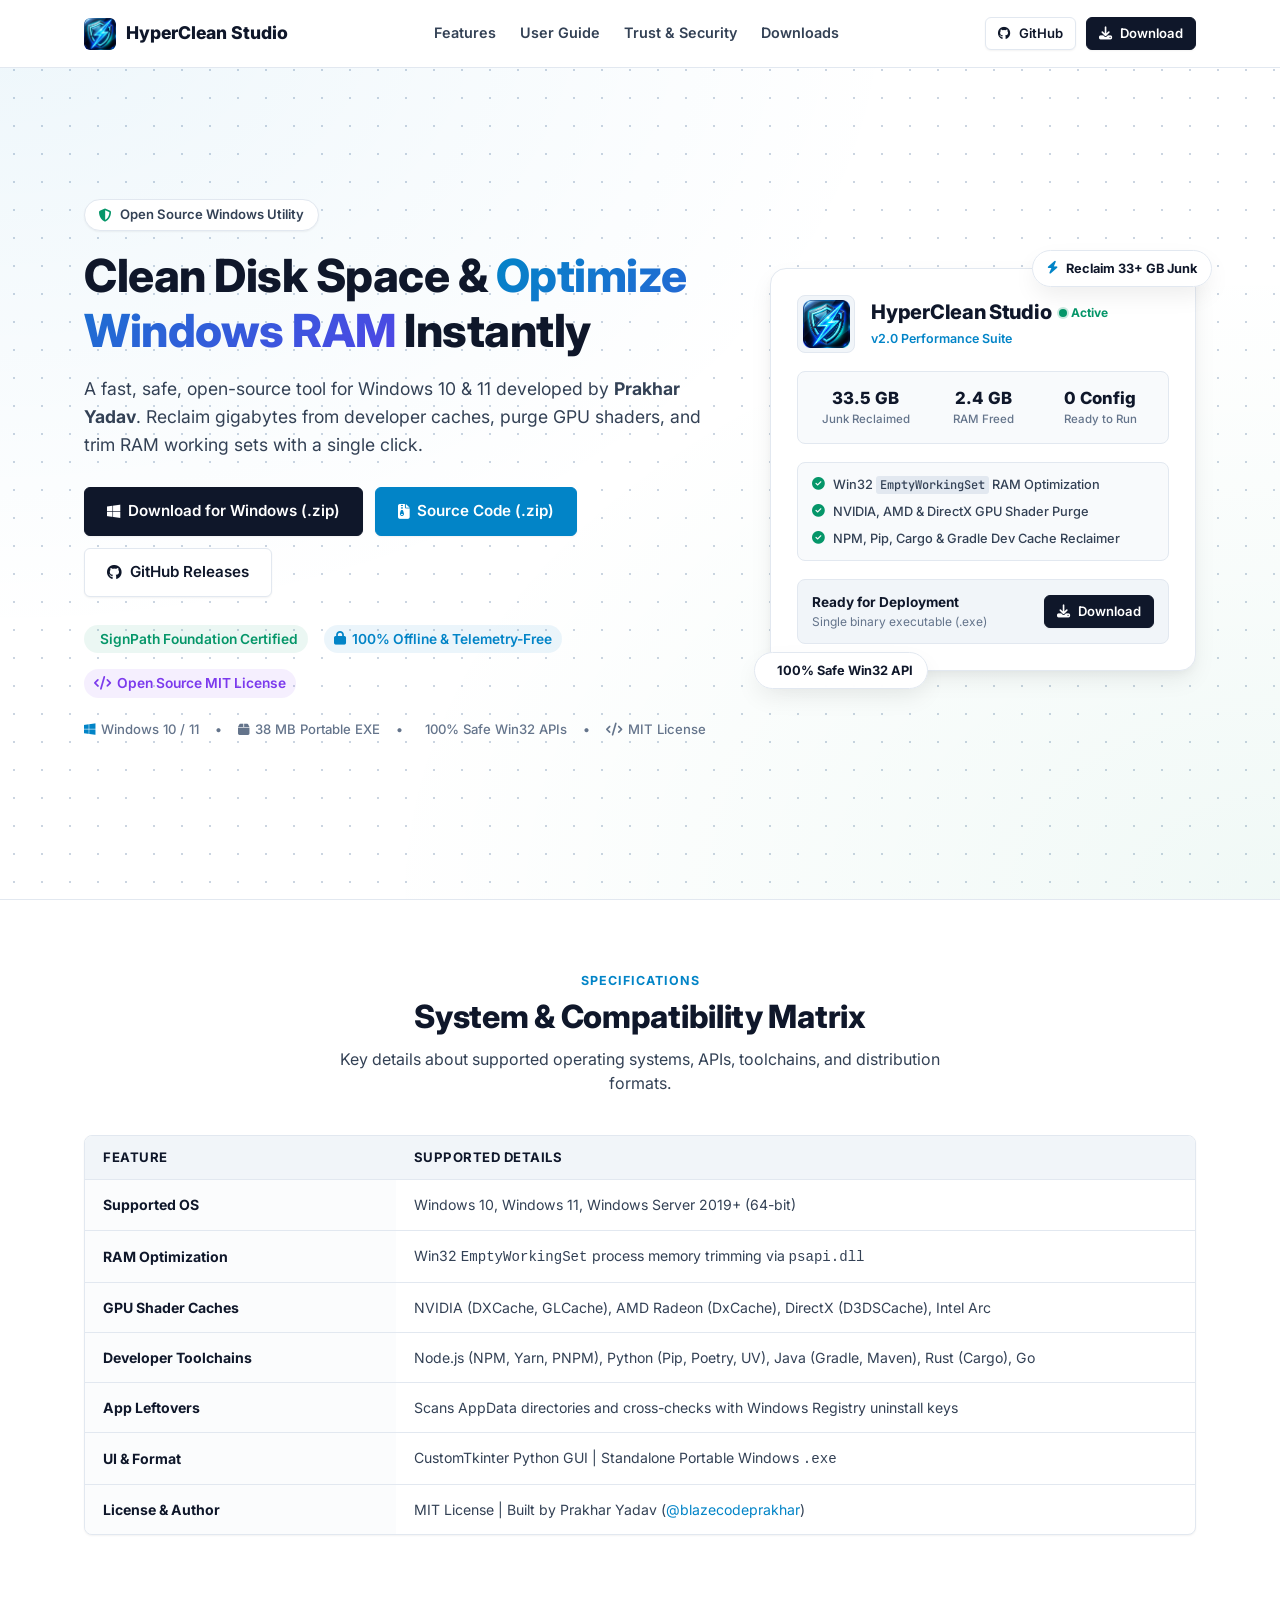
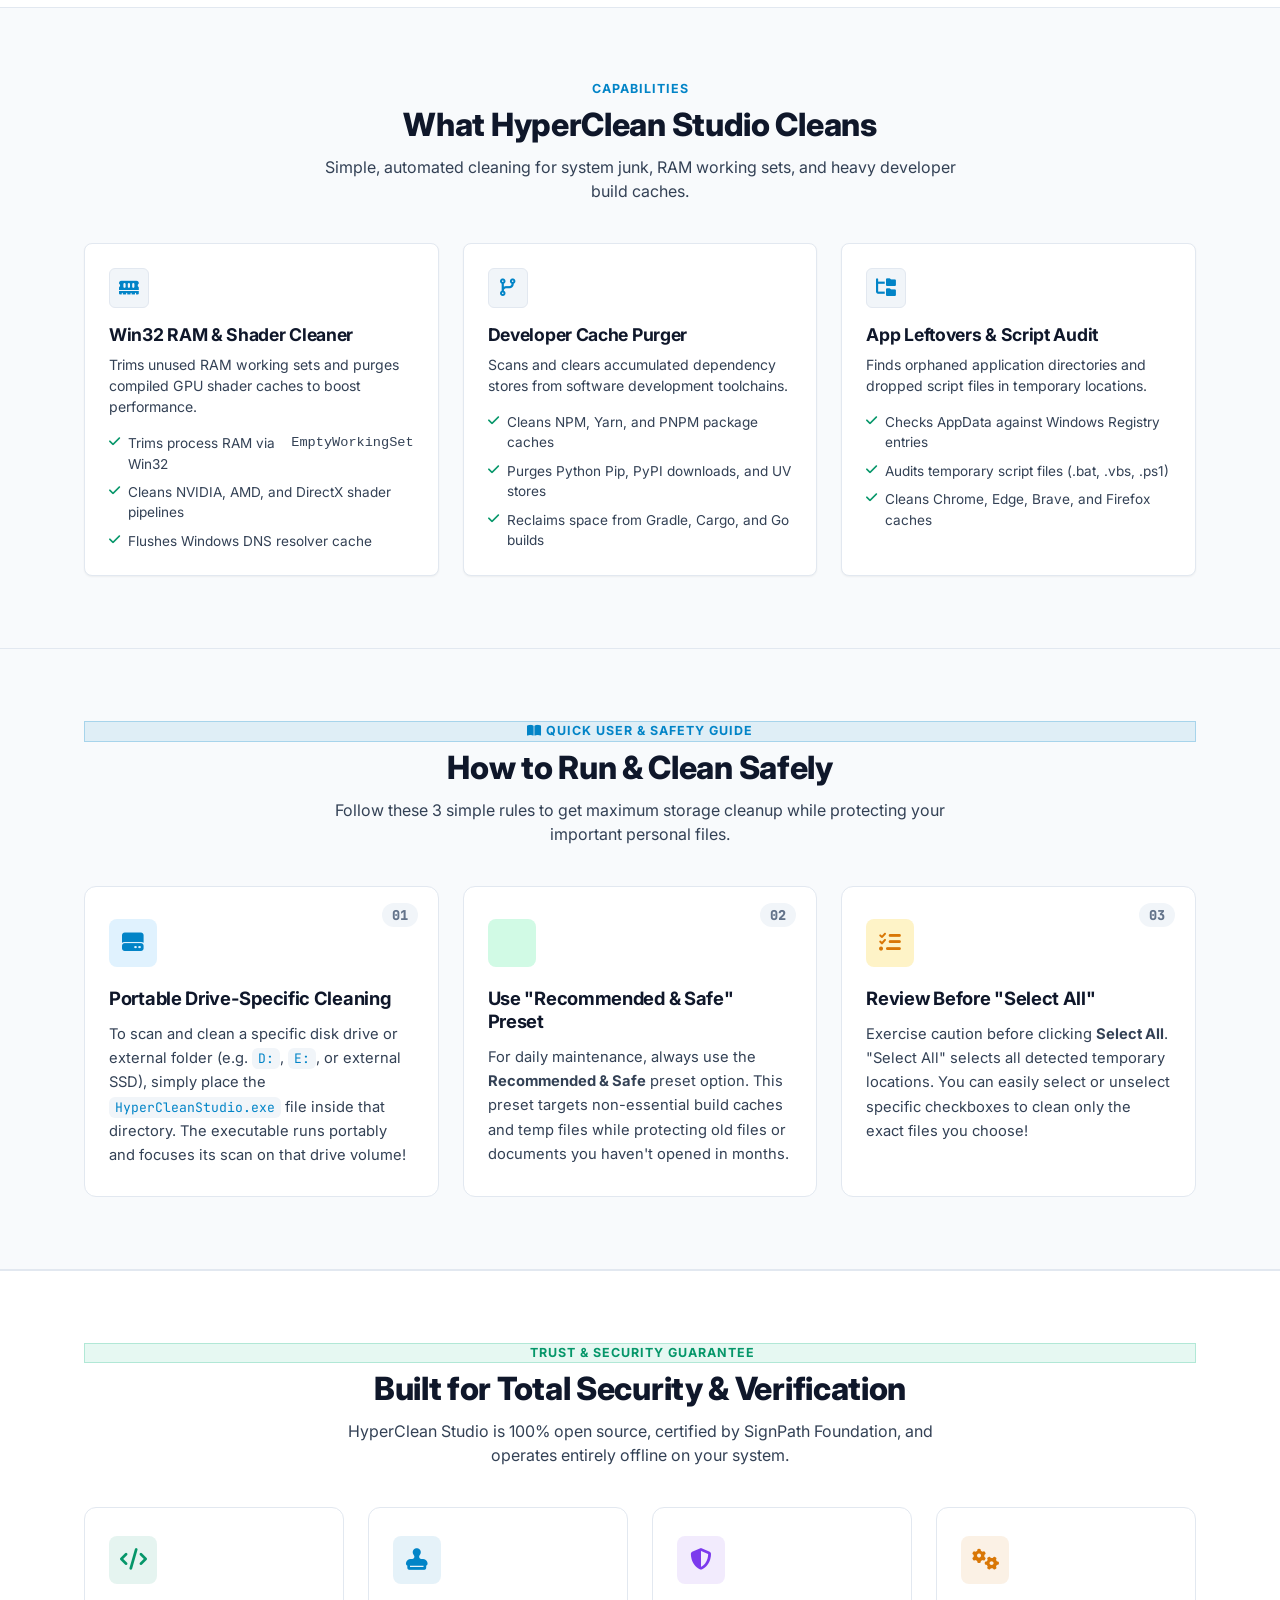
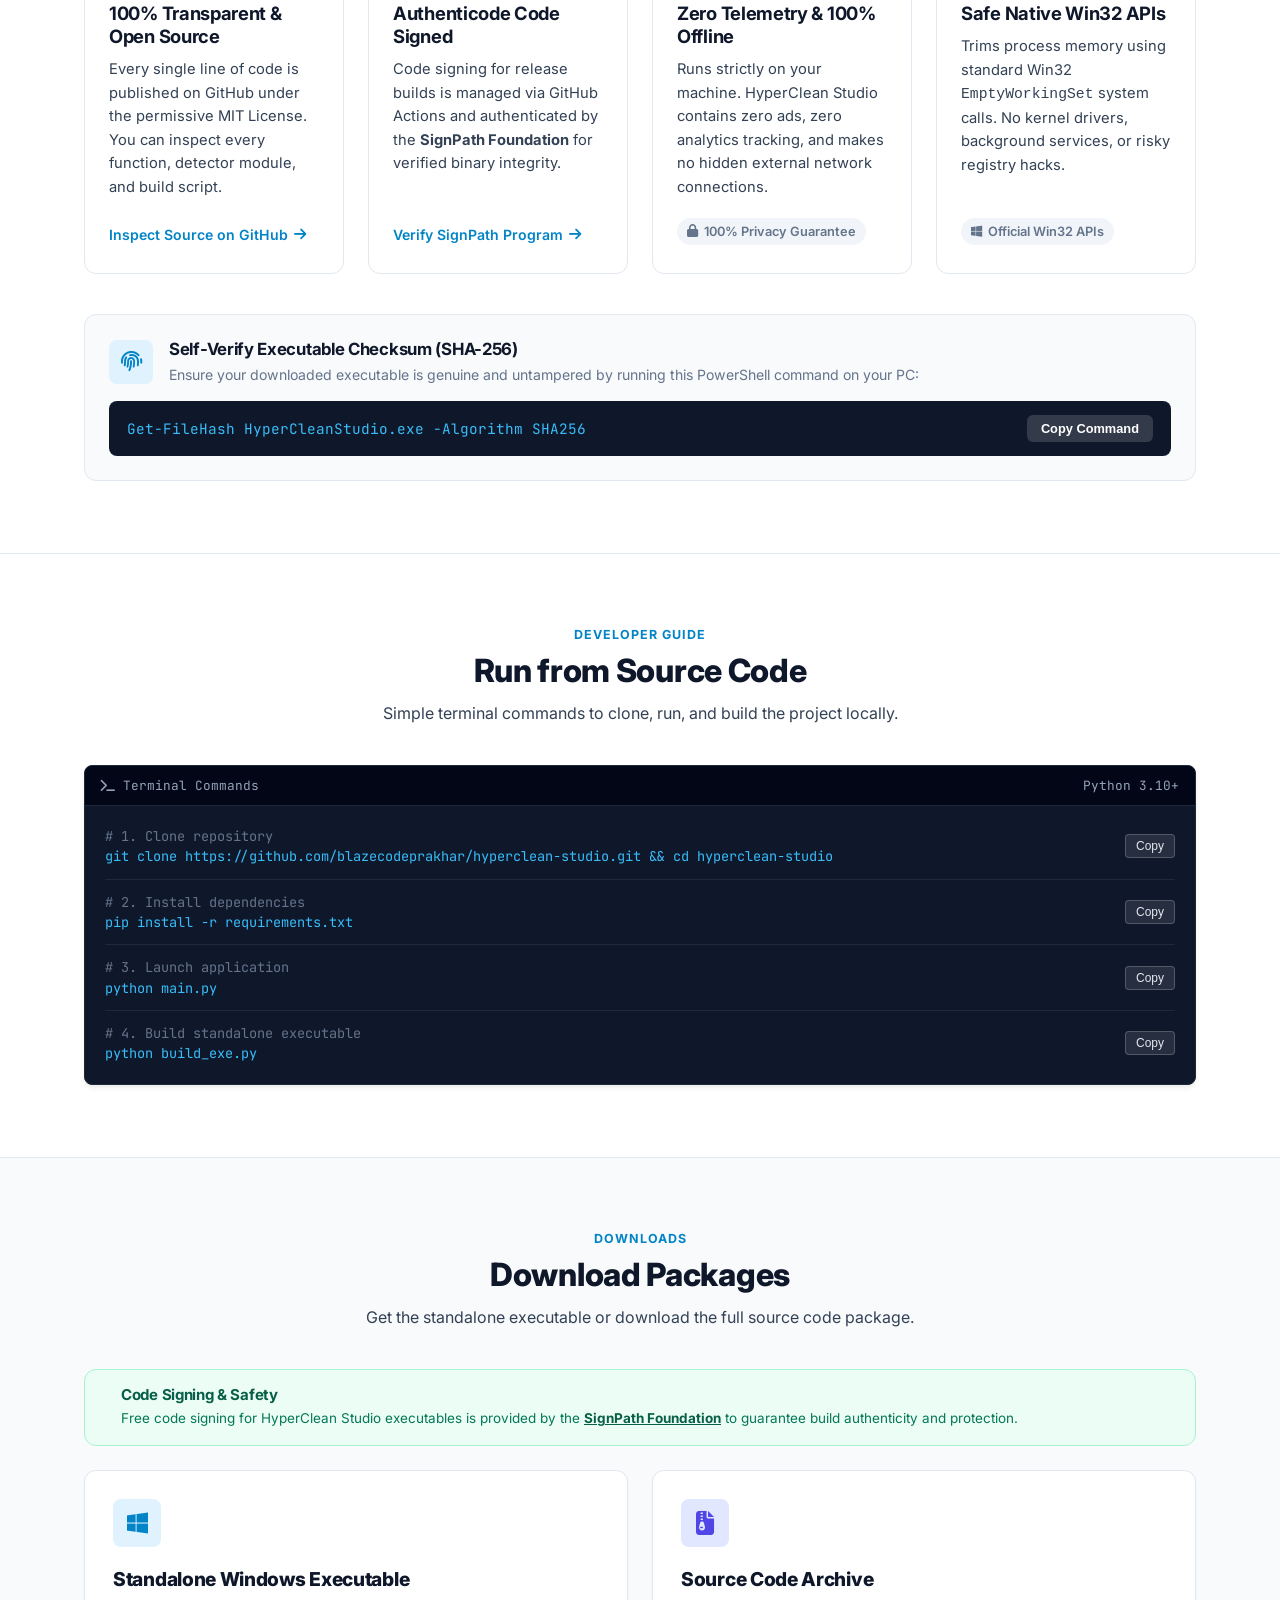
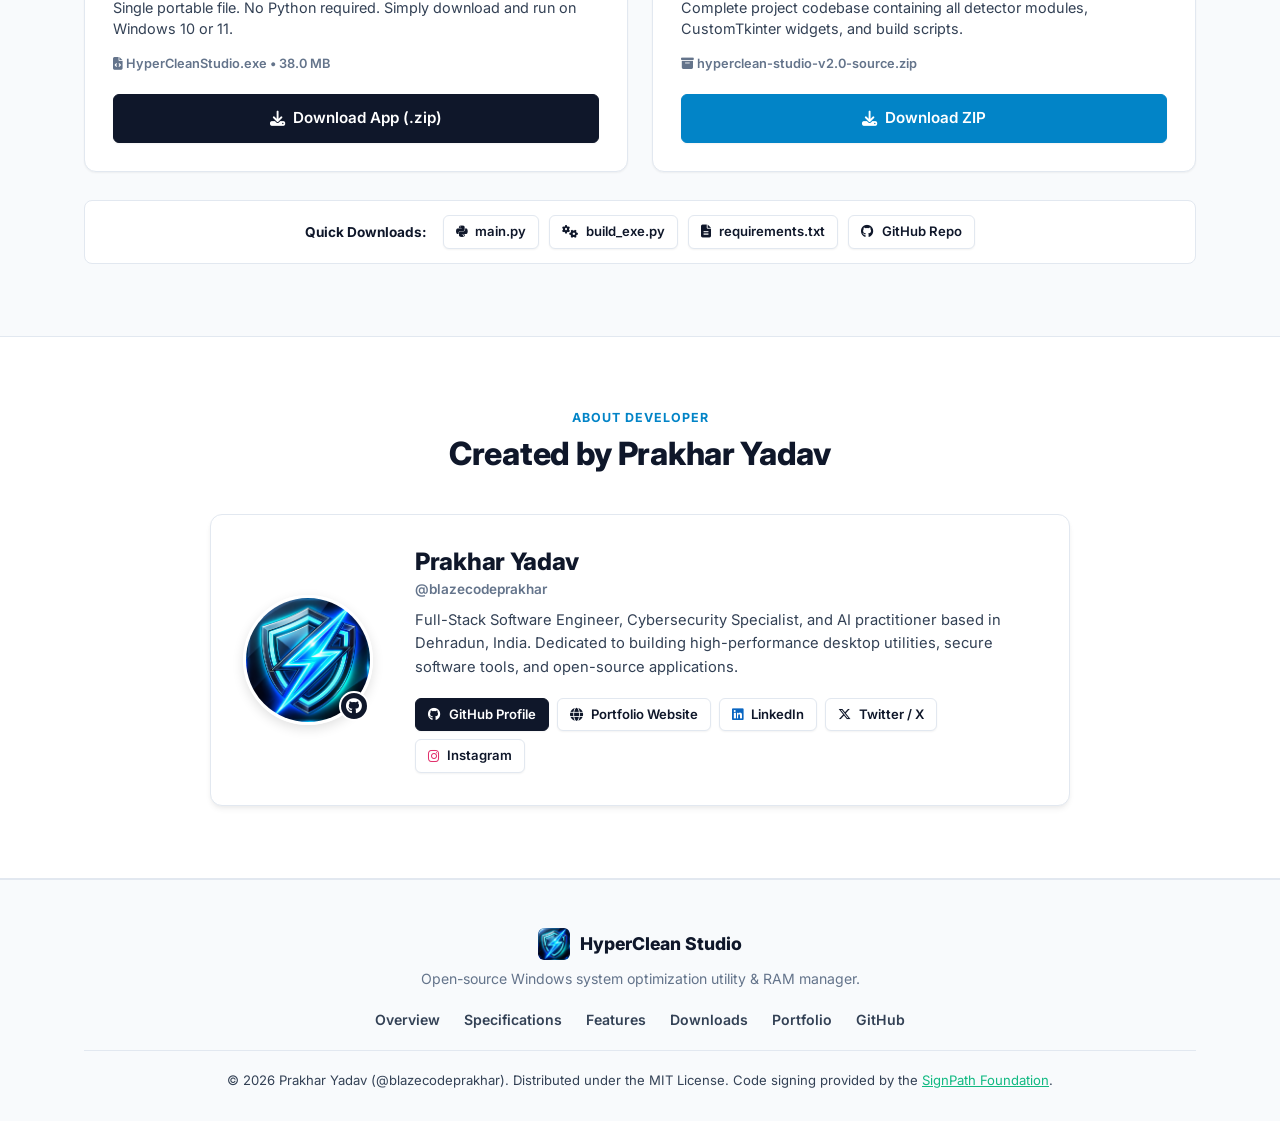
<file: index.html>
<!DOCTYPE html>
<html lang="en">
<head>
  <meta charset="UTF-8">
  <meta name="viewport" content="width=device-width, initial-scale=1.0">
  
  <!-- Primary SEO Tags -->
  <title>HyperClean Studio | Free Developer Cache Cleaner & Windows RAM Optimizer</title>
  <meta name="title" content="HyperClean Studio | Free Developer Cache Cleaner & Windows RAM Optimizer">
  <meta name="description" content="Clean NPM cache, Python Pip, Gradle, Cargo, Go, and VS Code workspace storage on Windows. HyperClean Studio is a free open-source developer cache cleaner and Win32 RAM optimizer by Prakhar Yadav (@blazecodeprakhar).">
  <meta name="keywords" content="clean npm cache, developer cache cleaner, clear pip cache, clear gradle build cache, cargo cache clean, go build cache clean, vs code workspaceStorage clean, windows dev disk cleaner, open source developer cleaner, pnpm store prune, yarn cache clean, GPU shader cache purge, win32 emptyworkingset, hyperclean studio, prakhar yadav, blazecodeprakhar">
  <meta name="author" content="Prakhar Yadav (blazecodeprakhar)">
  <meta name="robots" content="index, follow, max-image-preview:large, max-snippet:-1, max-video-preview:-1">
  <link rel="canonical" href="https://blazecodeprakhar.github.io/hyperclean-studio/">

  <!-- Open Graph / Social Sharing -->
  <meta property="og:type" content="website">
  <meta property="og:url" content="https://blazecodeprakhar.github.io/hyperclean-studio/">
  <meta property="og:title" content="HyperClean Studio | Free Developer Cache Cleaner & Windows RAM Optimizer">
  <meta property="og:description" content="Reclaim 30+ GB from NPM, Pip, Gradle, Cargo, Go, and VS Code caches. Free open-source developer cache cleaner and Win32 RAM manager by Prakhar Yadav.">
  <meta property="og:image" content="app_icon.png">
  <meta property="og:site_name" content="HyperClean Studio">

  <!-- Twitter / X Meta Tags -->
  <meta name="twitter:card" content="summary_large_image">
  <meta name="twitter:url" content="https://blazecodeprakhar.github.io/hyperclean-studio/">
  <meta name="twitter:title" content="HyperClean Studio | Free Developer Cache Cleaner & Windows RAM Optimizer">
  <meta name="twitter:description" content="Clean NPM cache, Pip, Gradle, Cargo, and Go build caches instantly on Windows. Free open-source developer tool.">
  <meta name="twitter:image" content="app_icon.png">
  <meta name="twitter:creator" content="@iitzprakhar">

  <!-- Favicon -->
  <link rel="icon" type="image/png" href="app_icon.png">
  <link rel="apple-touch-icon" href="app_icon.png">
  
  <!-- Typography & Icons -->
  <link rel="stylesheet" href="styles.css">
  <link rel="stylesheet" href="https://cdnjs.cloudflare.com/ajax/libs/font-awesome/6.4.0/css/all.min.css">

  <!-- Schema.org JSON-LD Structured Data for Google Rich Snippets -->
  <script type="application/ld+json">
  {
    "@context": "https://schema.org",
    "@graph": [
      {
        "@type": "SoftwareApplication",
        "name": "HyperClean Studio",
        "operatingSystem": "Windows 10, Windows 11, Windows Server",
        "applicationCategory": "UtilitiesApplication",
        "softwareVersion": "2.0",
        "description": "HyperClean Studio is an open-source Windows developer cache cleaner and RAM manager created by Prakhar Yadav (blazecodeprakhar). Reclaim disk space from NPM, Pip, Gradle, Cargo, Go, VS Code workspace storage, and GPU shader caches.",
        "offers": {
          "@type": "Offer",
          "price": "0.00",
          "priceCurrency": "USD"
        },
        "author": {
          "@type": "Person",
          "name": "Prakhar Yadav",
          "alternateName": "blazecodeprakhar",
          "url": "https://blazecodeprakhar.netlify.app",
          "sameAs": [
            "https://github.com/blazecodeprakhar",
            "https://www.linkedin.com/in/prakhar-yadav096/",
            "https://x.com/iitzprakhar"
          ]
        },
        "downloadUrl": "https://github.com/blazecodeprakhar/hyperclean-studio",
        "license": "https://opensource.org/licenses/MIT"
      },
      {
        "@type": "FAQPage",
        "mainEntity": [
          {
            "@type": "Question",
            "name": "How do I clean NPM, Yarn, and PNPM package caches on Windows?",
            "acceptedAnswer": {
              "@type": "Answer",
              "text": "HyperClean Studio automatically scans %AppData%\\npm-cache, %LocalAppData%\\Yarn\\Cache, and %LocalAppData%\\pnpm\\store, allowing you to reclaim gigabytes of orphaned JavaScript package tarballs with one click."
            }
          },
          {
            "@type": "Question",
            "name": "How do I clear Python Pip, Poetry, and UV caches on Windows?",
            "acceptedAnswer": {
              "@type": "Answer",
              "text": "HyperClean Studio targets %LocalAppData%\\pip\\Cache, PyPI HTTP downloads, Poetry cache, and UV package stores to clean accumulated wheel files and binary distributions."
            }
          },
          {
            "@type": "Question",
            "name": "How do I free up disk space from VS Code workspaceStorage?",
            "acceptedAnswer": {
              "@type": "Answer",
              "text": "VS Code accumulates gigabytes of cached extension data in %AppData%\\Code\\User\\workspaceStorage. HyperClean Studio safely audits and purges obsolete workspace states."
            }
          },
          {
            "@type": "Question",
            "name": "Is it safe to clear Gradle, Cargo, and Go build caches?",
            "acceptedAnswer": {
              "@type": "Answer",
              "text": "Yes. Build caches in .gradle/caches, .cargo/registry, and go-build store temporary downloaded artifacts that can be safely deleted and regenerated on demand."
            }
          }
        ]
      }
    ]
  }
  </script>
</head>
<body>

  <!-- Navigation Bar -->
  <header class="navbar">
    <div class="container navbar-container">
      <a href="#" class="brand-logo" aria-label="HyperClean Studio Homepage">
        <img src="app_icon.png" alt="HyperClean Icon" class="brand-icon-img">
        <span class="brand-title">HyperClean Studio</span>
      </a>

      <nav class="nav-menu" id="nav-menu">
        <ul class="nav-links">
          <li><a href="#features">Features</a></li>
          <li><a href="#guide">User Guide</a></li>
          <li><a href="#trust">Trust & Security</a></li>
          <li><a href="#downloads">Downloads</a></li>
        </ul>
      </nav>

      <div class="nav-actions">
        <a href="https://github.com/blazecodeprakhar/hyperclean-studio" target="_blank" class="btn btn-secondary btn-sm" aria-label="View on GitHub">
          <i class="fa-brands fa-github"></i> GitHub
        </a>
        <a href="HyperCleanStudio-v2.0.zip" download="HyperCleanStudio-v2.0.zip" class="btn btn-primary btn-sm download-exe-trigger" aria-label="Download App">
          <i class="fa-solid fa-download"></i> Download
        </a>
      </div>

      <button class="nav-toggle" id="nav-toggle" aria-label="Toggle navigation menu">
        <i class="fa-solid fa-bars"></i>
      </button>
    </div>
  </header>

  <!-- Full Screen Hero Section -->
  <main>
    <section class="hero" id="overview">
      <div class="container">
        <div class="hero-grid">
          <!-- Hero Content -->
          <div class="hero-content">
            <div class="hero-badge">
              <i class="fa-solid fa-shield-halved" style="color: var(--accent-emerald);"></i> Open Source Windows Utility
            </div>

            <h1 class="hero-title">
              Clean Disk Space & <span class="gradient-text">Optimize Windows RAM</span> Instantly
            </h1>

            <p class="hero-subtitle">
              A fast, safe, open-source tool for Windows 10 & 11 developed by <strong>Prakhar Yadav</strong>. Reclaim gigabytes from developer caches, purge GPU shaders, and trim RAM working sets with a single click.
            </p>

            <!-- Download Action Buttons -->
            <div class="hero-actions">
              <a href="HyperCleanStudio-v2.0.zip" download="HyperCleanStudio-v2.0.zip" class="btn btn-primary btn-lg download-exe-trigger" aria-label="Download Windows App Package ZIP">
                <i class="fa-brands fa-windows"></i> Download for Windows (.zip)
              </a>

              <a href="hyperclean-studio-v2.0-source.zip" download="hyperclean-studio-v2.0-source.zip" class="btn btn-blue btn-lg download-zip-trigger" aria-label="Download Source Code ZIP">
                <i class="fa-solid fa-file-zipper"></i> Source Code (.zip)
              </a>

              <a href="https://github.com/blazecodeprakhar/hyperclean-studio/releases" target="_blank" class="btn btn-secondary btn-lg" aria-label="GitHub Releases">
                <i class="fa-brands fa-github"></i> GitHub Releases
              </a>
            </div>

            <!-- Trust Assurance Bar -->
            <div class="hero-trust-bar" style="margin-top: 14px; margin-bottom: 22px; display: flex; align-items: center; gap: 16px; flex-wrap: wrap; font-size: 0.86rem;">
              <span style="display: inline-flex; align-items: center; gap: 6px; font-weight: 600; color: #059669; background: rgba(5, 150, 105, 0.08); padding: 4px 10px; border-radius: 20px;">
                <i class="fa-solid fa-shield-check"></i> SignPath Foundation Certified
              </span>
              <span style="display: inline-flex; align-items: center; gap: 6px; font-weight: 600; color: #0284c7; background: rgba(2, 132, 199, 0.08); padding: 4px 10px; border-radius: 20px;">
                <i class="fa-solid fa-lock"></i> 100% Offline & Telemetry-Free
              </span>
              <span style="display: inline-flex; align-items: center; gap: 6px; font-weight: 600; color: #7c3aed; background: rgba(124, 58, 237, 0.08); padding: 4px 10px; border-radius: 20px;">
                <i class="fa-solid fa-code"></i> Open Source MIT License
              </span>
            </div>

            <!-- Specs Summary -->
            <div class="hero-specs-row">
              <span><i class="fa-brands fa-windows" style="color: var(--accent-blue);"></i> Windows 10 / 11</span>
              <span>•</span>
              <span><i class="fa-solid fa-box"></i> 38 MB Portable EXE</span>
              <span>•</span>
              <span><i class="fa-solid fa-shield-check" style="color: var(--accent-emerald);"></i> 100% Safe Win32 APIs</span>
              <span>•</span>
              <span><i class="fa-solid fa-code"></i> MIT License</span>
            </div>
          </div>

          <!-- Hero App Card Showcase -->
          <div class="hero-visual">
            <div class="hero-card-wrapper">
              <!-- Floating Badges -->
              <div class="hero-floating-badge float-1">
                <i class="fa-solid fa-bolt" style="color: var(--accent-blue);"></i> Reclaim 33+ GB Junk
              </div>
              <div class="hero-floating-badge float-2">
                <i class="fa-solid fa-shield-check" style="color: var(--accent-emerald);"></i> 100% Safe Win32 API
              </div>

              <div class="hero-card">
                <div class="hero-card-top">
                  <img src="app_icon.png" alt="HyperClean Studio App Logo" class="hero-app-icon">
                  <div>
                    <div style="display: flex; align-items: center; gap: 8px;">
                      <h3 class="hero-app-name">HyperClean Studio</h3>
                      <span class="hero-app-status"><span class="status-dot"></span> Active</span>
                    </div>
                    <span class="hero-app-version">v2.0 Performance Suite</span>
                  </div>
                </div>

                <div class="hero-stats-grid">
                  <div class="stat-box">
                    <span class="stat-num">33.5 GB</span>
                    <span class="stat-lbl">Junk Reclaimed</span>
                  </div>
                  <div class="stat-box">
                    <span class="stat-num">2.4 GB</span>
                    <span class="stat-lbl">RAM Freed</span>
                  </div>
                  <div class="stat-box">
                    <span class="stat-num">0 Config</span>
                    <span class="stat-lbl">Ready to Run</span>
                  </div>
                </div>

                <div class="hero-card-features">
                  <div class="card-feat-item">
                    <i class="fa-solid fa-circle-check" style="color: var(--accent-emerald);"></i>
                    <span>Win32 <code>EmptyWorkingSet</code> RAM Optimization</span>
                  </div>
                  <div class="card-feat-item">
                    <i class="fa-solid fa-circle-check" style="color: var(--accent-emerald);"></i>
                    <span>NVIDIA, AMD & DirectX GPU Shader Purge</span>
                  </div>
                  <div class="card-feat-item">
                    <i class="fa-solid fa-circle-check" style="color: var(--accent-emerald);"></i>
                    <span>NPM, Pip, Cargo & Gradle Dev Cache Reclaimer</span>
                  </div>
                </div>

                <div class="hero-card-download">
                  <div>
                    <strong>Ready for Deployment</strong>
                    <p>Single binary executable (.exe)</p>
                  </div>
                  <a href="HyperCleanStudio-v2.0.zip" download="HyperCleanStudio-v2.0.zip" class="btn btn-primary btn-sm download-exe-trigger" aria-label="Download Executable ZIP">
                    <i class="fa-solid fa-download"></i> Download
                  </a>
                </div>
              </div>
            </div>
          </div>
        </div>
      </div>
    </section>

    <!-- Technical Specifications -->
    <section class="section" id="specifications">
      <div class="container">
        <div class="section-header text-center">
          <span class="section-tag">SPECIFICATIONS</span>
          <h2 class="section-title">System & Compatibility Matrix</h2>
          <p class="section-desc">Key details about supported operating systems, APIs, toolchains, and distribution formats.</p>
        </div>

        <div class="spec-table-box">
          <table class="spec-table">
            <thead>
              <tr>
                <th scope="col">Feature</th>
                <th scope="col">Supported Details</th>
              </tr>
            </thead>
            <tbody>
              <tr>
                <td>Supported OS</td>
                <td>Windows 10, Windows 11, Windows Server 2019+ (64-bit)</td>
              </tr>
              <tr>
                <td>RAM Optimization</td>
                <td>Win32 <code>EmptyWorkingSet</code> process memory trimming via <code>psapi.dll</code></td>
              </tr>
              <tr>
                <td>GPU Shader Caches</td>
                <td>NVIDIA (DXCache, GLCache), AMD Radeon (DxCache), DirectX (D3DSCache), Intel Arc</td>
              </tr>
              <tr>
                <td>Developer Toolchains</td>
                <td>Node.js (NPM, Yarn, PNPM), Python (Pip, Poetry, UV), Java (Gradle, Maven), Rust (Cargo), Go</td>
              </tr>
              <tr>
                <td>App Leftovers</td>
                <td>Scans AppData directories and cross-checks with Windows Registry uninstall keys</td>
              </tr>
              <tr>
                <td>UI & Format</td>
                <td>CustomTkinter Python GUI | Standalone Portable Windows <code>.exe</code></td>
              </tr>
              <tr>
                <td>License & Author</td>
                <td>MIT License | Built by Prakhar Yadav (<a href="https://github.com/blazecodeprakhar" target="_blank" style="color: var(--accent-blue);">@blazecodeprakhar</a>)</td>
              </tr>
            </tbody>
          </table>
        </div>
      </div>
    </section>

    <!-- Features Grid Section -->
    <section class="section section-alt" id="features">
      <div class="container">
        <div class="section-header text-center">
          <span class="section-tag">CAPABILITIES</span>
          <h2 class="section-title">What HyperClean Studio Cleans</h2>
          <p class="section-desc">Simple, automated cleaning for system junk, RAM working sets, and heavy developer build caches.</p>
        </div>

        <div class="features-grid">
          <!-- Feature 1 -->
          <article class="feature-card">
            <div class="feature-icon"><i class="fa-solid fa-memory"></i></div>
            <h3>Win32 RAM & Shader Cleaner</h3>
            <p>Trims unused RAM working sets and purges compiled GPU shader caches to boost performance.</p>
            <ul class="feature-list">
              <li><i class="fa-solid fa-check"></i> Trims process RAM via Win32 <code>EmptyWorkingSet</code></li>
              <li><i class="fa-solid fa-check"></i> Cleans NVIDIA, AMD, and DirectX shader pipelines</li>
              <li><i class="fa-solid fa-check"></i> Flushes Windows DNS resolver cache</li>
            </ul>
          </article>

          <!-- Feature 2 -->
          <article class="feature-card">
            <div class="feature-icon"><i class="fa-solid fa-code-branch"></i></div>
            <h3>Developer Cache Purger</h3>
            <p>Scans and clears accumulated dependency stores from software development toolchains.</p>
            <ul class="feature-list">
              <li><i class="fa-solid fa-check"></i> Cleans NPM, Yarn, and PNPM package caches</li>
              <li><i class="fa-solid fa-check"></i> Purges Python Pip, PyPI downloads, and UV stores</li>
              <li><i class="fa-solid fa-check"></i> Reclaims space from Gradle, Cargo, and Go builds</li>
            </ul>
          </article>

          <!-- Feature 3 -->
          <article class="feature-card">
            <div class="feature-icon"><i class="fa-solid fa-folder-tree"></i></div>
            <h3>App Leftovers & Script Audit</h3>
            <p>Finds orphaned application directories and dropped script files in temporary locations.</p>
            <ul class="feature-list">
              <li><i class="fa-solid fa-check"></i> Checks AppData against Windows Registry entries</li>
              <li><i class="fa-solid fa-check"></i> Audits temporary script files (.bat, .vbs, .ps1)</li>
              <li><i class="fa-solid fa-check"></i> Cleans Chrome, Edge, Brave, and Firefox caches</li>
            </ul>
        </div>
      </div>
    </section>

    <!-- Quick User & Safety Guide -->
    <section class="section section-alt" id="guide">
      <div class="container">
        <div class="section-header text-center">
          <span class="section-tag" style="background: rgba(2, 132, 199, 0.1); color: var(--accent-blue); border: 1px solid rgba(2, 132, 199, 0.25);">
            <i class="fa-solid fa-book-open"></i> QUICK USER & SAFETY GUIDE
          </span>
          <h2 class="section-title">How to Run & Clean Safely</h2>
          <p class="section-desc">Follow these 3 simple rules to get maximum storage cleanup while protecting your important personal files.</p>
        </div>

        <div class="guide-cards-grid">
          <!-- Step 1 Card -->
          <div class="guide-card">
            <div class="guide-step-badge">01</div>
            <div class="guide-card-icon" style="color: #0284c7; background: #e0f2fe;">
              <i class="fa-solid fa-hard-drive"></i>
            </div>
            <h3>Portable Drive-Specific Cleaning</h3>
            <p>
              To scan and clean a specific disk drive or external folder (e.g. <code>D:</code>, <code>E:</code>, or external SSD), simply place the <code>HyperCleanStudio.exe</code> file inside that directory. The executable runs portably and focuses its scan on that drive volume!
            </p>
          </div>

          <!-- Step 2 Card -->
          <div class="guide-card">
            <div class="guide-step-badge">02</div>
            <div class="guide-card-icon" style="color: #059669; background: #d1fae5;">
              <i class="fa-solid fa-shield-check"></i>
            </div>
            <h3>Use "Recommended & Safe" Preset</h3>
            <p>
              For daily maintenance, always use the <strong>Recommended & Safe</strong> preset option. This preset targets non-essential build caches and temp files while protecting old files or documents you haven't opened in months.
            </p>
          </div>

          <!-- Step 3 Card -->
          <div class="guide-card">
            <div class="guide-step-badge">03</div>
            <div class="guide-card-icon" style="color: #d97706; background: #fef3c7;">
              <i class="fa-solid fa-list-check"></i>
            </div>
            <h3>Review Before "Select All"</h3>
            <p>
              Exercise caution before clicking <strong>Select All</strong>. "Select All" selects all detected temporary locations. You can easily select or unselect specific checkboxes to clean only the exact files you choose!
            </p>
          </div>
        </div>
      </div>
    </section>

    <!-- Trust & Security Center -->
    <section class="section section-trust" id="trust">
      <div class="container">
        <div class="section-header text-center">
          <span class="section-tag" style="background: rgba(16, 185, 129, 0.1); color: #059669; border: 1px solid rgba(16, 185, 129, 0.25);">
            <i class="fa-solid fa-shield-check"></i> TRUST & SECURITY GUARANTEE
          </span>
          <h2 class="section-title">Built for Total Security & Verification</h2>
          <p class="section-desc">HyperClean Studio is 100% open source, certified by SignPath Foundation, and operates entirely offline on your system.</p>
        </div>

        <div class="trust-grid">
          <!-- Trust Card 1 -->
          <div class="trust-card">
            <div class="trust-card-icon" style="color: #059669; background: rgba(5, 150, 105, 0.1);">
              <i class="fa-solid fa-code"></i>
            </div>
            <h3>100% Transparent & Open Source</h3>
            <p>Every single line of code is published on GitHub under the permissive MIT License. You can inspect every function, detector module, and build script.</p>
            <a href="https://github.com/blazecodeprakhar/hyperclean-studio" target="_blank" class="trust-link">
              Inspect Source on GitHub <i class="fa-solid fa-arrow-right"></i>
            </a>
          </div>

          <!-- Trust Card 2 -->
          <div class="trust-card">
            <div class="trust-card-icon" style="color: #0284c7; background: rgba(2, 132, 199, 0.1);">
              <i class="fa-solid fa-stamp"></i>
            </div>
            <h3>Authenticode Code Signed</h3>
            <p>Code signing for release builds is managed via GitHub Actions and authenticated by the <strong>SignPath Foundation</strong> for verified binary integrity.</p>
            <a href="https://signpath.org/" target="_blank" class="trust-link">
              Verify SignPath Program <i class="fa-solid fa-arrow-right"></i>
            </a>
          </div>

          <!-- Trust Card 3 -->
          <div class="trust-card">
            <div class="trust-card-icon" style="color: #7c3aed; background: rgba(124, 58, 237, 0.1);">
              <i class="fa-solid fa-shield-halved"></i>
            </div>
            <h3>Zero Telemetry & 100% Offline</h3>
            <p>Runs strictly on your machine. HyperClean Studio contains zero ads, zero analytics tracking, and makes no hidden external network connections.</p>
            <span class="trust-pill"><i class="fa-solid fa-lock"></i> 100% Privacy Guarantee</span>
          </div>

          <!-- Trust Card 4 -->
          <div class="trust-card">
            <div class="trust-card-icon" style="color: #d97706; background: rgba(217, 119, 6, 0.1);">
              <i class="fa-solid fa-gears"></i>
            </div>
            <h3>Safe Native Win32 APIs</h3>
            <p>Trims process memory using standard Win32 <code>EmptyWorkingSet</code> system calls. No kernel drivers, background services, or risky registry hacks.</p>
            <span class="trust-pill"><i class="fa-brands fa-windows"></i> Official Win32 APIs</span>
          </div>
        </div>

        <!-- Verification Checksum Box -->
        <div class="checksum-box">
          <div class="checksum-header">
            <div class="checksum-title-group">
              <div class="checksum-icon"><i class="fa-solid fa-fingerprint"></i></div>
              <div>
                <h4>Self-Verify Executable Checksum (SHA-256)</h4>
                <p>Ensure your downloaded executable is genuine and untampered by running this PowerShell command on your PC:</p>
              </div>
            </div>
          </div>
          <div class="checksum-cmd-row">
            <code>Get-FileHash HyperCleanStudio.exe -Algorithm SHA256</code>
            <button class="copy-btn" onclick="copyCode('Get-FileHash HyperCleanStudio.exe -Algorithm SHA256', this)">Copy Command</button>
          </div>
        </div>
      </div>
    </section>

    <!-- Build & Developer Guide -->
    <section class="section" id="cli">
      <div class="container">
        <div class="section-header text-center">
          <span class="section-tag">DEVELOPER GUIDE</span>
          <h2 class="section-title">Run from Source Code</h2>
          <p class="section-desc">Simple terminal commands to clone, run, and build the project locally.</p>
        </div>

        <div class="cli-box">
          <div class="cli-header">
            <span><i class="fa-solid fa-terminal"></i> Terminal Commands</span>
            <span>Python 3.10+</span>
          </div>
          <div class="cli-body">
            <div class="cli-line">
              <span><span class="cli-comment"># 1. Clone repository</span><br><span class="cli-cmd">git clone https://github.com/blazecodeprakhar/hyperclean-studio.git && cd hyperclean-studio</span></span>
              <button class="copy-btn" onclick="copyCode('git clone https://github.com/blazecodeprakhar/hyperclean-studio.git && cd hyperclean-studio', this)">Copy</button>
            </div>
            <div class="cli-divider"></div>
            <div class="cli-line">
              <span><span class="cli-comment"># 2. Install dependencies</span><br><span class="cli-cmd">pip install -r requirements.txt</span></span>
              <button class="copy-btn" onclick="copyCode('pip install -r requirements.txt', this)">Copy</button>
            </div>
            <div class="cli-divider"></div>
            <div class="cli-line">
              <span><span class="cli-comment"># 3. Launch application</span><br><span class="cli-cmd">python main.py</span></span>
              <button class="copy-btn" onclick="copyCode('python main.py', this)">Copy</button>
            </div>
            <div class="cli-divider"></div>
            <div class="cli-line">
              <span><span class="cli-comment"># 4. Build standalone executable</span><br><span class="cli-cmd">python build_exe.py</span></span>
              <button class="copy-btn" onclick="copyCode('python build_exe.py', this)">Copy</button>
            </div>
          </div>
        </div>
      </div>
    </section>

    <!-- Simplified Distribution / Downloads Section -->
    <section class="section section-alt" id="downloads">
      <div class="container">
        <div class="section-header text-center">
          <span class="section-tag">DOWNLOADS</span>
          <h2 class="section-title">Download Packages</h2>
          <p class="section-desc">Get the standalone executable or download the full source code package.</p>
        </div>

        <!-- Main Featured Downloads -->
        <!-- SignPath Code Signing Notice Banner -->
        <div class="signpath-notice-box" style="background: #ecfdf5; border: 1px solid #a7f3d0; border-radius: 12px; padding: 16px 20px; margin-bottom: 24px; display: flex; align-items: center; gap: 16px;">
          <div style="font-size: 24px; color: #059669; flex-shrink: 0;"><i class="fa-solid fa-shield-check"></i></div>
          <div>
            <h4 style="margin: 0 0 4px 0; font-size: 15px; color: #065f46; font-weight: 700;">Code Signing & Safety</h4>
            <p style="margin: 0; font-size: 13.5px; color: #047857; line-height: 1.5;">
              Free code signing for HyperClean Studio executables is provided by the <a href="https://signpath.org/" target="_blank" style="color: #065f46; text-decoration: underline; font-weight: 700;">SignPath Foundation</a> to guarantee build authenticity and protection.
            </p>
          </div>
        </div>

        <div class="download-primary-grid">
          <!-- Executable Card -->
          <div class="download-main-card">
            <div class="dl-icon"><i class="fa-brands fa-windows"></i></div>
            <div class="dl-details">
              <h3>Standalone Windows Executable</h3>
              <p>Single portable file. No Python required. Simply download and run on Windows 10 or 11.</p>
              <span class="dl-meta"><i class="fa-solid fa-file-code"></i> HyperCleanStudio.exe • 38.0 MB</span>
            </div>
            <a href="HyperCleanStudio-v2.0.zip" download="HyperCleanStudio-v2.0.zip" class="btn btn-primary btn-lg download-exe-trigger" aria-label="Download Windows Executable ZIP">
              <i class="fa-solid fa-download"></i> Download App (.zip)
            </a>
          </div>

          <!-- Source Code Card -->
          <div class="download-main-card">
            <div class="dl-icon dl-icon-zip"><i class="fa-solid fa-file-zipper"></i></div>
            <div class="dl-details">
              <h3>Source Code Archive</h3>
              <p>Complete project codebase containing all detector modules, CustomTkinter widgets, and build scripts.</p>
              <span class="dl-meta"><i class="fa-solid fa-box-archive"></i> hyperclean-studio-v2.0-source.zip</span>
            </div>
            <a href="hyperclean-studio-v2.0-source.zip" download="hyperclean-studio-v2.0-source.zip" class="btn btn-blue btn-lg download-zip-trigger" aria-label="Download Source ZIP">
              <i class="fa-solid fa-download"></i> Download ZIP
            </a>
          </div>
        </div>

        <!-- Quick Resources Bar -->
        <div class="quick-resources-bar">
          <span class="quick-title">Quick Downloads:</span>
          <a href="main.py" download="main.py" class="btn btn-secondary btn-sm"><i class="fa-brands fa-python"></i> main.py</a>
          <a href="build_exe.py" download="build_exe.py" class="btn btn-secondary btn-sm"><i class="fa-solid fa-gears"></i> build_exe.py</a>
          <a href="requirements.txt" download="requirements.txt" class="btn btn-secondary btn-sm"><i class="fa-solid fa-file-lines"></i> requirements.txt</a>
          <a href="https://github.com/blazecodeprakhar/hyperclean-studio" target="_blank" class="btn btn-secondary btn-sm"><i class="fa-brands fa-github"></i> GitHub Repo</a>
        </div>
      </div>
    </section>

    <!-- Author Profile Section -->
    <section class="section" id="author">
      <div class="container">
        <div class="section-header text-center">
          <span class="section-tag">ABOUT DEVELOPER</span>
          <h2 class="section-title">Created by Prakhar Yadav</h2>
        </div>

        <div class="author-card">
          <div class="author-avatar-wrapper">
            <img src="https://github.com/blazecodeprakhar.png" alt="Prakhar Yadav GitHub Avatar Profile" class="author-avatar" onerror="this.src='app_icon.png'">
            <span class="author-github-badge" title="Active GitHub Profile"><i class="fa-brands fa-github"></i></span>
          </div>

          <div class="author-info">
            <h3 class="author-name">Prakhar Yadav</h3>
            <div class="author-handle">@blazecodeprakhar</div>
            <p class="author-bio">
              Full-Stack Software Engineer, Cybersecurity Specialist, and AI practitioner based in Dehradun, India. Dedicated to building high-performance desktop utilities, secure software tools, and open-source applications.
            </p>

            <div class="author-socials">
              <a href="https://github.com/blazecodeprakhar" target="_blank" class="btn btn-primary btn-sm" aria-label="GitHub Profile">
                <i class="fa-brands fa-github"></i> GitHub Profile
              </a>
              <a href="https://blazecodeprakhar.netlify.app" target="_blank" class="btn btn-secondary btn-sm" aria-label="Portfolio Website">
                <i class="fa-solid fa-globe"></i> Portfolio Website
              </a>
              <a href="https://www.linkedin.com/in/prakhar-yadav096/" target="_blank" class="btn btn-secondary btn-sm" aria-label="LinkedIn Profile">
                <i class="fa-brands fa-linkedin" style="color: #0a66c2;"></i> LinkedIn
              </a>
              <a href="https://x.com/iitzprakhar" target="_blank" class="btn btn-secondary btn-sm" aria-label="Twitter X Profile">
                <i class="fa-brands fa-x-twitter"></i> Twitter / X
              </a>
              <a href="https://www.instagram.com/iitzprakhar/" target="_blank" class="btn btn-secondary btn-sm" aria-label="Instagram Profile">
                <i class="fa-brands fa-instagram" style="color: #e1306c;"></i> Instagram
              </a>
            </div>
          </div>
        </div>
      </div>
    </section>
  </main>

  <!-- Professional Footer -->
  <footer class="footer">
    <div class="container footer-container">
      <div class="footer-top">
        <a href="#" class="brand-logo" aria-label="HyperClean Studio Footer Logo">
          <img src="app_icon.png" alt="HyperClean Icon" class="brand-icon-img">
          <span class="brand-title">HyperClean Studio</span>
        </a>
        <p class="footer-desc">Open-source Windows system optimization utility & RAM manager.</p>
      </div>

      <nav class="footer-nav" aria-label="Footer Navigation">
        <a href="#overview">Overview</a>
        <a href="#specifications">Specifications</a>
        <a href="#features">Features</a>
        <a href="#downloads">Downloads</a>
        <a href="https://blazecodeprakhar.netlify.app" target="_blank">Portfolio</a>
        <a href="https://github.com/blazecodeprakhar" target="_blank">GitHub</a>
      </nav>

      <div class="footer-bottom">
        <p>© 2026 Prakhar Yadav (@blazecodeprakhar). Distributed under the MIT License. Code signing provided by the <a href="https://signpath.org/" target="_blank" style="color: #10b981; text-decoration: underline;">SignPath Foundation</a>.</p>
      </div>
    </div>
  </footer>

  <script src="script.js"></script>
</body>
</html>
</file>
<file: styles.css>
/* HyperClean Studio v2.0 - Formal Enterprise Software Pure Light Mode Stylesheet */
@import url('https://fonts.googleapis.com/css2?family=Inter:wght@400;500;600;700;800&family=JetBrains+Mono:wght@400;500;600&display=swap');

:root {
  /* Pure Light Mode Palette */
  --bg-body: #ffffff;
  --bg-alt: #f8fafc;
  --bg-card: #ffffff;
  --bg-subtle: #f1f5f9;
  
  --border-color: #e2e8f0;
  --border-dark: #cbd5e1;
  
  --text-primary: #0f172a;
  --text-secondary: #334155;
  --text-muted: #64748b;
  
  --accent-primary: #0f172a;
  --accent-blue: #0284c7;
  --accent-indigo: #4f46e5;
  --accent-emerald: #059669;
  
  --font-sans: 'Inter', -apple-system, BlinkMacSystemFont, "Segoe UI", Roboto, sans-serif;
  --font-mono: 'JetBrains Mono', Consolas, monospace;
  
  --radius-sm: 6px;
  --radius-md: 8px;
  --radius-lg: 12px;
  --radius-xl: 16px;
  
  --shadow-sm: 0 1px 2px 0 rgba(0, 0, 0, 0.05);
  --shadow-md: 0 4px 6px -1px rgba(0, 0, 0, 0.06), 0 2px 4px -1px rgba(0, 0, 0, 0.04);
  --shadow-lg: 0 10px 25px -3px rgba(0, 0, 0, 0.08), 0 4px 10px -2px rgba(0, 0, 0, 0.04);
}

/* Base resets */
* {
  box-sizing: border-box;
  margin: 0;
  padding: 0;
}

html {
  font-family: var(--font-sans);
  background-color: var(--bg-body);
  color: var(--text-primary);
  scroll-behavior: smooth;
  -webkit-font-smoothing: antialiased;
  -moz-osx-font-smoothing: grayscale;
}

body {
  min-height: 100vh;
  line-height: 1.5;
  font-size: 15px;
  background-color: var(--bg-body);
  color: var(--text-primary);
}

/* Typography */
h1, h2, h3, h4, h5 {
  color: var(--text-primary);
  font-weight: 700;
  letter-spacing: -0.3px;
  line-height: 1.25;
}

p {
  color: var(--text-secondary);
}

a {
  color: inherit;
  text-decoration: none;
}

.gradient-text {
  background: linear-gradient(135deg, #0284c7 0%, #4f46e5 100%);
  -webkit-background-clip: text;
  -webkit-text-fill-color: transparent;
}

.container {
  max-width: 1160px;
  margin: 0 auto;
  padding: 0 24px;
}

/* Single-Line Navigation Bar */
.navbar {
  position: fixed;
  top: 0;
  left: 0;
  right: 0;
  z-index: 1000;
  height: 68px;
  background: rgba(255, 255, 255, 0.96);
  backdrop-filter: blur(12px);
  -webkit-backdrop-filter: blur(12px);
  border-bottom: 1px solid var(--border-color);
  display: flex;
  align-items: center;
}

.navbar-container {
  width: 100%;
  display: flex;
  align-items: center;
  justify-content: space-between;
  gap: 20px;
  flex-wrap: nowrap;
}

.brand-logo {
  display: flex;
  align-items: center;
  gap: 10px;
  text-decoration: none;
  white-space: nowrap;
  flex-shrink: 0;
}

.brand-icon-img {
  width: 32px;
  height: 32px;
  object-fit: contain;
  border-radius: var(--radius-sm);
  flex-shrink: 0;
}

.brand-title {
  font-size: 1.1rem;
  font-weight: 800;
  color: var(--text-primary);
  white-space: nowrap;
}

.brand-version {
  font-size: 0.75rem;
  font-weight: 700;
  color: var(--accent-blue);
  background: #e0f2fe;
  padding: 2px 8px;
  border-radius: 20px;
  white-space: nowrap;
}

.nav-menu {
  display: flex;
  align-items: center;
  white-space: nowrap;
}

.nav-links {
  display: flex;
  align-items: center;
  gap: 24px;
  list-style: none;
  margin: 0;
  padding: 0;
  white-space: nowrap;
}

.nav-links li {
  white-space: nowrap;
}

.nav-links a {
  font-size: 0.9rem;
  font-weight: 600;
  color: var(--text-secondary);
  text-decoration: none;
  white-space: nowrap;
  transition: color 0.2s ease;
}

.nav-links a:hover {
  color: var(--accent-blue);
}

.nav-actions {
  display: flex;
  align-items: center;
  gap: 10px;
  white-space: nowrap;
  flex-shrink: 0;
}

.nav-toggle {
  display: none;
}

.nav-mobile-actions {
  display: none;
}

/* Buttons */
.btn {
  display: inline-flex;
  align-items: center;
  justify-content: center;
  gap: 8px;
  padding: 9px 18px;
  font-family: var(--font-sans);
  font-size: 0.88rem;
  font-weight: 600;
  border-radius: var(--radius-sm);
  border: 1px solid transparent;
  cursor: pointer;
  transition: all 0.15s ease;
  text-decoration: none;
  white-space: nowrap;
}

.btn-primary {
  background: var(--accent-primary);
  color: #ffffff;
  border: 1px solid var(--accent-primary);
  box-shadow: var(--shadow-sm);
}

.btn-primary:hover {
  background: #1e293b;
  border-color: #1e293b;
  transform: translateY(-1px);
}

.btn-blue {
  background: var(--accent-blue);
  color: #ffffff;
  border: 1px solid var(--accent-blue);
  box-shadow: var(--shadow-sm);
}

.btn-blue:hover {
  background: #0369a1;
  border-color: #0369a1;
  transform: translateY(-1px);
}

.btn-secondary {
  background: #ffffff;
  color: var(--text-primary);
  border: 1px solid var(--border-color);
  box-shadow: var(--shadow-sm);
}

.btn-secondary:hover {
  background: var(--bg-subtle);
  border-color: var(--border-dark);
  color: var(--text-primary);
}

.btn-sm {
  padding: 6px 12px;
  font-size: 0.82rem;
}

.btn-lg {
  padding: 12px 22px;
  font-size: 0.95rem;
}

/* Full Screen Hero Section */
.hero {
  min-height: 100vh;
  display: flex;
  align-items: center;
  padding: 90px 0 50px 0;
  background-color: #ffffff;
  background-image: 
    radial-gradient(at 0% 0%, rgba(2, 132, 199, 0.07) 0px, transparent 50%),
    radial-gradient(at 100% 100%, rgba(5, 150, 105, 0.06) 0px, transparent 50%),
    radial-gradient(#cbd5e1 1px, transparent 1px);
  background-size: 100% 100%, 100% 100%, 28px 28px;
  border-bottom: 1px solid var(--border-color);
  position: relative;
}

.hero-grid {
  display: grid;
  grid-template-columns: 1.2fr 0.8fr;
  gap: 48px;
  align-items: center;
  width: 100%;
}

.hero-content {
  text-align: left;
}

.hero-badge {
  display: inline-flex;
  align-items: center;
  gap: 8px;
  padding: 5px 14px;
  background: #ffffff;
  border: 1px solid var(--border-color);
  border-radius: 20px;
  font-size: 0.82rem;
  font-weight: 600;
  color: var(--text-secondary);
  margin-bottom: 18px;
  box-shadow: var(--shadow-sm);
}

.hero-title {
  font-size: 2.85rem;
  font-weight: 800;
  letter-spacing: -0.5px;
  color: var(--text-primary);
  margin-bottom: 16px;
  line-height: 1.2;
}

.hero-subtitle {
  font-size: 1.1rem;
  color: var(--text-secondary);
  margin-bottom: 28px;
  font-weight: 400;
  line-height: 1.6;
}

.hero-actions {
  display: flex;
  align-items: center;
  gap: 12px;
  flex-wrap: wrap;
  margin-bottom: 28px;
}

.hero-specs-row {
  display: flex;
  align-items: center;
  gap: 16px;
  font-size: 0.82rem;
  color: var(--text-muted);
  font-weight: 500;
  flex-wrap: wrap;
}

.hero-specs-row span {
  display: flex;
  align-items: center;
  gap: 6px;
}

/* Hero Visual & Floating Badges */
.hero-visual {
  display: flex;
  justify-content: center;
}

.hero-card-wrapper {
  position: relative;
  width: 100%;
  max-width: 440px;
}

@keyframes float1 {
  0%, 100% { transform: translateY(0px); }
  50% { transform: translateY(-8px); }
}

@keyframes float2 {
  0%, 100% { transform: translateY(0px); }
  50% { transform: translateY(8px); }
}

.hero-floating-badge {
  position: absolute;
  background: rgba(255, 255, 255, 0.96);
  backdrop-filter: blur(8px);
  border: 1px solid var(--border-color);
  padding: 8px 14px;
  border-radius: 30px;
  font-size: 0.8rem;
  font-weight: 700;
  color: var(--text-primary);
  box-shadow: 0 10px 25px -3px rgba(0, 0, 0, 0.08);
  display: flex;
  align-items: center;
  gap: 8px;
  z-index: 10;
  white-space: nowrap;
}

.float-1 {
  top: -18px;
  right: -16px;
  animation: float1 4s ease-in-out infinite;
}

.float-2 {
  bottom: -18px;
  left: -16px;
  animation: float2 4s ease-in-out infinite;
}

.hero-card {
  width: 100%;
  background: var(--bg-card);
  border: 1px solid var(--border-color);
  border-radius: var(--radius-xl);
  padding: 26px;
  box-shadow: var(--shadow-lg);
  display: flex;
  flex-direction: column;
  gap: 18px;
  transition: transform 0.25s ease, box-shadow 0.25s ease;
}

.hero-card:hover {
  transform: translateY(-3px);
  box-shadow: 0 18px 36px -4px rgba(0, 0, 0, 0.1);
}

.hero-card-top {
  display: flex;
  align-items: center;
  gap: 16px;
}

.hero-app-icon {
  width: 58px;
  height: 58px;
  object-fit: contain;
  border-radius: var(--radius-md);
  padding: 4px;
  background: var(--bg-subtle);
  border: 1px solid var(--border-color);
}

.hero-app-name {
  font-size: 1.25rem;
  font-weight: 800;
  color: var(--text-primary);
  margin-bottom: 2px;
}

.status-dot {
  width: 8px;
  height: 8px;
  background-color: var(--accent-emerald);
  border-radius: 50%;
  display: inline-block;
  box-shadow: 0 0 0 2px rgba(5, 150, 105, 0.2);
}

.hero-app-status {
  font-size: 0.75rem;
  font-weight: 700;
  color: var(--accent-emerald);
  display: inline-flex;
  align-items: center;
  gap: 4px;
}

.hero-app-version {
  font-size: 0.78rem;
  font-weight: 600;
  color: var(--accent-blue);
}

.hero-stats-grid {
  display: grid;
  grid-template-columns: repeat(3, 1fr);
  gap: 10px;
  background: var(--bg-alt);
  padding: 14px;
  border-radius: var(--radius-md);
  border: 1px solid var(--border-color);
}

.stat-box {
  display: flex;
  flex-direction: column;
  align-items: center;
  text-align: center;
}

.stat-num {
  font-size: 1.05rem;
  font-weight: 800;
  color: var(--text-primary);
}

.stat-lbl {
  font-size: 0.72rem;
  font-weight: 500;
  color: var(--text-muted);
}

.hero-card-features {
  display: flex;
  flex-direction: column;
  gap: 8px;
  background: var(--bg-alt);
  padding: 12px 14px;
  border-radius: var(--radius-md);
  border: 1px solid var(--border-color);
}

.card-feat-item {
  font-size: 0.8rem;
  color: var(--text-secondary);
  display: flex;
  align-items: center;
  gap: 8px;
  font-weight: 500;
}

.card-feat-item code {
  font-family: var(--font-mono);
  font-size: 0.75rem;
  background: #e2e8f0;
  padding: 1px 4px;
  border-radius: 3px;
}

.hero-card-download {
  display: flex;
  align-items: center;
  justify-content: space-between;
  gap: 12px;
  background: var(--bg-subtle);
  border: 1px solid var(--border-color);
  border-radius: var(--radius-md);
  padding: 12px 14px;
}

.hero-card-download strong {
  font-size: 0.85rem;
  display: block;
  color: var(--text-primary);
}

.hero-card-download p {
  font-size: 0.75rem;
  color: var(--text-muted);
}

/* Sections */
.section {
  padding: 72px 0;
  border-bottom: 1px solid var(--border-color);
}

.section-alt {
  background-color: var(--bg-alt);
}

.section-header {
  margin-bottom: 40px;
}

.section-header.text-center {
  text-align: center;
}

.section-tag {
  font-size: 0.78rem;
  font-weight: 700;
  text-transform: uppercase;
  letter-spacing: 1px;
  color: var(--accent-blue);
  margin-bottom: 6px;
  display: block;
}

.section-title {
  font-size: 2rem;
  font-weight: 800;
  color: var(--text-primary);
  margin-bottom: 10px;
}

.section-desc {
  font-size: 1rem;
  color: var(--text-secondary);
  max-width: 640px;
}

.section-header.text-center .section-desc {
  margin: 0 auto;
}

/* Technical Specifications Table */
.spec-table-box {
  background: var(--bg-card);
  border: 1px solid var(--border-color);
  border-radius: var(--radius-md);
  box-shadow: var(--shadow-sm);
  overflow: hidden;
}

.spec-table {
  width: 100%;
  border-collapse: collapse;
  text-align: left;
  font-size: 0.88rem;
}

.spec-table th {
  background: var(--bg-subtle);
  color: var(--text-primary);
  font-weight: 700;
  padding: 12px 18px;
  border-bottom: 1px solid var(--border-color);
  font-size: 0.82rem;
  text-transform: uppercase;
  letter-spacing: 0.5px;
}

.spec-table td {
  padding: 14px 18px;
  border-bottom: 1px solid var(--border-color);
  color: var(--text-secondary);
}

.spec-table tr:last-child td {
  border-bottom: none;
}

.spec-table td:first-child {
  font-weight: 700;
  color: var(--text-primary);
  width: 28%;
  background: rgba(248, 250, 252, 0.6);
}

/* Feature Cards Grid */
.features-grid {
  display: grid;
  grid-template-columns: repeat(3, 1fr);
  gap: 24px;
}

.feature-card {
  background: var(--bg-card);
  border: 1px solid var(--border-color);
  border-radius: var(--radius-md);
  padding: 24px;
  box-shadow: var(--shadow-sm);
  transition: border-color 0.15s ease, box-shadow 0.15s ease, transform 0.15s ease;
}

.feature-card:hover {
  border-color: var(--border-dark);
  box-shadow: var(--shadow-md);
  transform: translateY(-2px);
}

.feature-icon {
  width: 40px;
  height: 40px;
  border-radius: var(--radius-sm);
  background: var(--bg-subtle);
  color: var(--accent-blue);
  display: flex;
  align-items: center;
  justify-content: center;
  font-size: 1.1rem;
  margin-bottom: 16px;
  border: 1px solid var(--border-color);
}

.feature-card h3 {
  font-size: 1.1rem;
  font-weight: 700;
  margin-bottom: 8px;
}

.feature-card p {
  font-size: 0.88rem;
  color: var(--text-secondary);
  margin-bottom: 16px;
}

.feature-list {
  list-style: none;
  display: flex;
  flex-direction: column;
  gap: 8px;
}

.feature-list li {
  font-size: 0.85rem;
  color: var(--text-secondary);
  display: flex;
  align-items: flex-start;
  gap: 8px;
}

.feature-list li i {
  color: var(--accent-emerald);
  margin-top: 3px;
  font-size: 0.8rem;
}

/* CLI & Developer Box */
.cli-box {
  background: #0f172a;
  border: 1px solid #1e293b;
  border-radius: var(--radius-md);
  overflow: hidden;
  box-shadow: var(--shadow-md);
}

.cli-header {
  display: flex;
  align-items: center;
  justify-content: space-between;
  padding: 10px 16px;
  background: #020617;
  border-bottom: 1px solid #1e293b;
  font-family: var(--font-mono);
  font-size: 0.8rem;
  color: #94a3b8;
}

.cli-body {
  padding: 20px;
  font-family: var(--font-mono);
  font-size: 0.85rem;
  color: #f8fafc;
}

.cli-line {
  display: flex;
  align-items: center;
  justify-content: space-between;
  gap: 12px;
}

.cli-comment {
  color: #64748b;
}

.cli-cmd {
  color: #38bdf8;
}

.cli-divider {
  border-top: 1px solid #1e293b;
  margin: 12px 0;
}

.copy-btn {
  background: rgba(255, 255, 255, 0.1);
  border: 1px solid rgba(255, 255, 255, 0.2);
  color: #e2e8f0;
  padding: 4px 10px;
  border-radius: 4px;
  font-size: 0.75rem;
  cursor: pointer;
  transition: all 0.15s ease;
}

.copy-btn:hover {
  background: rgba(255, 255, 255, 0.2);
  color: #ffffff;
}

/* Distribution / Downloads Section */
.download-primary-grid {
  display: grid;
  grid-template-columns: repeat(2, 1fr);
  gap: 24px;
  margin-bottom: 28px;
}

.download-main-card {
  background: var(--bg-card);
  border: 1px solid var(--border-color);
  border-radius: var(--radius-lg);
  padding: 28px;
  box-shadow: var(--shadow-sm);
  display: flex;
  flex-direction: column;
  justify-content: space-between;
  gap: 20px;
  transition: transform 0.2s ease, box-shadow 0.2s ease;
}

.download-main-card:hover {
  transform: translateY(-3px);
  box-shadow: var(--shadow-md);
}

.dl-icon {
  width: 48px;
  height: 48px;
  border-radius: var(--radius-md);
  background: #e0f2fe;
  color: var(--accent-blue);
  display: flex;
  align-items: center;
  justify-content: center;
  font-size: 1.5rem;
}

.dl-icon-zip {
  background: #e0e7ff;
  color: var(--accent-indigo);
}

.dl-details h3 {
  font-size: 1.2rem;
  font-weight: 800;
  margin-bottom: 6px;
}

.dl-details p {
  font-size: 0.9rem;
  color: var(--text-secondary);
  margin-bottom: 12px;
}

.dl-meta {
  font-size: 0.8rem;
  font-weight: 600;
  color: var(--text-muted);
}

.quick-resources-bar {
  display: flex;
  align-items: center;
  justify-content: center;
  gap: 10px;
  flex-wrap: wrap;
  background: var(--bg-card);
  border: 1px solid var(--border-color);
  border-radius: var(--radius-md);
  padding: 14px 20px;
}

.quick-title {
  font-size: 0.85rem;
  font-weight: 700;
  color: var(--text-primary);
  margin-right: 6px;
}

/* Author Section */
.author-card {
  background: var(--bg-card);
  border: 1px solid var(--border-color);
  border-radius: var(--radius-lg);
  padding: 32px;
  box-shadow: var(--shadow-md);
  display: grid;
  grid-template-columns: 140px 1fr;
  gap: 32px;
  align-items: center;
  max-width: 860px;
  margin: 0 auto;
}

.author-avatar-wrapper {
  position: relative;
  width: 130px;
  height: 130px;
}

.author-avatar {
  width: 130px;
  height: 130px;
  border-radius: 50%;
  object-fit: cover;
  border: 3px solid #ffffff;
  box-shadow: 0 4px 12px rgba(0,0,0,0.12);
}

.author-github-badge {
  position: absolute;
  bottom: 4px;
  right: 4px;
  width: 30px;
  height: 30px;
  background: var(--text-primary);
  color: #ffffff;
  border-radius: 50%;
  display: flex;
  align-items: center;
  justify-content: center;
  font-size: 1rem;
  border: 2px solid #ffffff;
}

.author-name {
  font-size: 1.5rem;
  font-weight: 800;
  margin-bottom: 2px;
  color: var(--text-primary);
}

.author-handle {
  font-size: 0.85rem;
  font-weight: 600;
  color: var(--text-muted);
  margin-bottom: 10px;
}

.author-bio {
  font-size: 0.92rem;
  color: var(--text-secondary);
  margin-bottom: 18px;
  line-height: 1.6;
}

.author-socials {
  display: flex;
  gap: 8px;
  flex-wrap: wrap;
}

/* Simulation Inspector */
.demo-box {
  background: var(--bg-card);
  border: 1px solid var(--border-color);
  border-radius: var(--radius-md);
  padding: 24px;
  box-shadow: var(--shadow-sm);
  margin-top: 24px;
}

.demo-top {
  display: flex;
  align-items: center;
  justify-content: space-between;
  flex-wrap: wrap;
  gap: 12px;
  margin-bottom: 12px;
}

.demo-terminal {
  background: #0f172a;
  border-radius: var(--radius-sm);
  border: 1px solid #1e293b;
  padding: 16px;
  font-family: var(--font-mono);
  font-size: 0.82rem;
  height: 170px;
  overflow-y: auto;
  color: #38bdf8;
  display: flex;
  flex-direction: column;
  gap: 4px;
}

.progress-bar {
  width: 100%;
  height: 6px;
  background: var(--border-color);
  border-radius: 4px;
  overflow: hidden;
  margin: 12px 0;
}

.progress-fill {
  height: 100%;
  width: 0%;
  background: var(--accent-blue);
  transition: width 0.2s linear;
}

/* Professional Footer */
.footer {
  padding: 48px 0 32px 0;
  background: var(--bg-alt);
  border-top: 1px solid var(--border-color);
  font-size: 0.88rem;
}

.footer-container {
  display: flex;
  flex-direction: column;
  align-items: center;
  gap: 20px;
  text-align: center;
}

.footer-top {
  display: flex;
  flex-direction: column;
  align-items: center;
  gap: 8px;
}

.footer-desc {
  font-size: 0.88rem;
  color: var(--text-muted);
}

.footer-nav {
  display: flex;
  gap: 24px;
  flex-wrap: wrap;
  justify-content: center;
}

.footer-nav a {
  color: var(--text-secondary);
  font-weight: 600;
  transition: color 0.15s ease;
}

.footer-nav a:hover {
  color: var(--accent-blue);
}

.footer-bottom {
  border-top: 1px solid var(--border-color);
  width: 100%;
  padding-top: 20px;
  font-size: 0.82rem;
  color: var(--text-muted);
}

/* Toast */
.toast-container {
  position: fixed;
  bottom: 20px;
  right: 20px;
  z-index: 9999;
}

.toast {
  display: flex;
  align-items: center;
  gap: 8px;
  padding: 10px 16px;
  background: var(--text-primary);
  color: #ffffff;
  border-radius: var(--radius-sm);
  font-size: 0.85rem;
  font-weight: 600;
  box-shadow: var(--shadow-lg);
}

/* Responsive Design System */
@media (max-width: 992px) {
  .nav-actions {
    display: none;
  }

  .nav-toggle {
    display: inline-flex;
    align-items: center;
    justify-content: center;
    width: 40px;
    height: 40px;
    border-radius: var(--radius-sm);
    border: 1px solid var(--border-color);
    background: var(--bg-card);
    color: var(--text-primary);
    font-size: 1.1rem;
    cursor: pointer;
    transition: all 0.2s ease;
  }

  .nav-toggle:hover {
    background: var(--bg-subtle);
    color: var(--accent-blue);
  }

  .nav-menu {
    position: absolute;
    top: 68px;
    left: 0;
    right: 0;
    background: rgba(255, 255, 255, 0.98);
    backdrop-filter: blur(16px);
    -webkit-backdrop-filter: blur(16px);
    border-bottom: 1px solid var(--border-color);
    flex-direction: column;
    align-items: stretch;
    padding: 20px 24px;
    gap: 16px;
    box-shadow: var(--shadow-lg);
    opacity: 0;
    visibility: hidden;
    transform: translateY(-10px);
    transition: all 0.25s cubic-bezier(0.16, 1, 0.3, 1);
  }

  .nav-menu.active {
    opacity: 1;
    visibility: visible;
    transform: translateY(0);
  }

  .nav-links {
    flex-direction: column;
    align-items: stretch;
    gap: 0;
    width: 100%;
  }

  .nav-links li {
    width: 100%;
    border-bottom: 1px solid var(--border-color);
  }

  .nav-links a {
    display: block;
    padding: 12px 8px;
    font-size: 0.95rem;
    width: 100%;
  }

  .nav-mobile-actions {
    display: flex;
    flex-direction: column;
    gap: 10px;
    width: 100%;
    padding-top: 8px;
  }

  .nav-mobile-actions .btn {
    width: 100%;
    justify-content: center;
  }

  .hero-grid {
    grid-template-columns: 1fr;
    gap: 40px;
  }

  .hero-content {
    text-align: center;
  }

  .hero-actions, .hero-specs-row {
    justify-content: center;
  }

  .hero-floating-badge {
    display: none;
  }

  .download-primary-grid {
    grid-template-columns: 1fr;
  }

  .author-card {
    grid-template-columns: 1fr;
    text-align: center;
    justify-items: center;
  }

  .author-socials {
    justify-content: center;
  }

  .features-grid {
    grid-template-columns: 1fr;
  }
}

@media (max-width: 768px) {
  .container {
    padding: 0 16px;
  }

  .hero {
    padding: 100px 0 60px 0;
  }

  .hero-title {
    font-size: 2rem;
  }

  .hero-subtitle {
    font-size: 0.95rem;
  }

  .section {
    padding: 56px 0;
  }

  .section-title {
    font-size: 1.65rem;
  }

  .spec-table-box {
    overflow-x: auto;
    -webkit-overflow-scrolling: touch;
  }

  .spec-table {
    min-width: 520px;
  }

  .spec-table th, .spec-table td {
    padding: 12px 14px;
    font-size: 0.85rem;
  }

  .demo-box {
    padding: 20px 16px;
  }

  .demo-top {
    flex-direction: column;
    align-items: stretch;
    text-align: center;
    gap: 12px;
  }

  #start-demo-btn {
    width: 100%;
    justify-content: center;
  }

  .demo-terminal {
    font-size: 0.78rem;
    padding: 12px;
    max-height: 220px;
  }
}

@media (max-width: 640px) {
  .hero-actions {
    flex-direction: column;
    width: 100%;
  }

  .hero-actions .btn {
    width: 100%;
    justify-content: center;
  }

  .hero-specs-row {
    flex-wrap: wrap;
    gap: 8px 12px;
    font-size: 0.8rem;
  }

  .cli-box {
    padding: 16px;
  }

  .cli-line {
    flex-direction: column;
    align-items: flex-start;
    gap: 10px;
    padding: 12px 0;
  }

  .cli-line .copy-btn {
    align-self: flex-end;
  }

  .cli-cmd {
    word-break: break-all;
    font-size: 0.82rem;
  }

  .download-main-card {
    flex-direction: column;
    align-items: center;
    text-align: center;
    padding: 24px 16px;
  }

  .download-main-card .btn {
    width: 100%;
    justify-content: center;
  }

  .quick-resources-bar {
    flex-direction: column;
    align-items: stretch;
    text-align: center;
    gap: 10px;
    padding: 20px 16px;
  }

  .quick-resources-bar .btn {
    width: 100%;
    justify-content: center;
  }

  .author-socials {
    flex-direction: column;
    width: 100%;
    gap: 10px;
  }

  .author-socials .btn {
    width: 100%;
    justify-content: center;
  }
}

@media (max-width: 480px) {
  .brand-title {
    font-size: 0.95rem;
  }

  .brand-version {
    display: none;
  }

  .hero-card {
    padding: 20px 16px;
  }

  .hero-stats-grid {
    grid-template-columns: 1fr;
    gap: 10px;
  }

  .hero-card-download {
    flex-direction: column;
    gap: 10px;
    text-align: center;
  }

  .hero-card-download .btn {
    width: 100%;
  }

  .toast-container {
    left: 16px;
    right: 16px;
    bottom: 16px;
  }

  .toast {
    width: 100%;
    justify-content: center;
  }
}

/* Trust & Security Center Component Styles */
.section-trust {
  background-color: var(--bg-body);
  border-top: 1px solid var(--border-color);
  border-bottom: 1px solid var(--border-color);
}

.trust-grid {
  display: grid;
  grid-template-columns: repeat(auto-fit, minmax(260px, 1fr));
  gap: 24px;
  margin-bottom: 40px;
}

.trust-card {
  background: var(--bg-card);
  border: 1px solid var(--border-color);
  border-radius: var(--radius-lg);
  padding: 28px 24px;
  display: flex;
  flex-direction: column;
  transition: transform 0.25s ease, box-shadow 0.25s ease, border-color 0.25s ease;
}

.trust-card:hover {
  transform: translateY(-4px);
  box-shadow: var(--shadow-lg);
  border-color: var(--border-dark);
}

.trust-card-icon {
  width: 48px;
  height: 48px;
  border-radius: var(--radius-md);
  display: flex;
  align-items: center;
  justify-content: center;
  font-size: 1.35rem;
  margin-bottom: 18px;
}

.trust-card h3 {
  font-size: 1.15rem;
  font-weight: 700;
  margin-bottom: 10px;
  color: var(--text-primary);
}

.trust-card p {
  font-size: 0.92rem;
  color: var(--text-secondary);
  line-height: 1.6;
  margin-bottom: 18px;
  flex-grow: 1;
}

.trust-link {
  font-size: 0.88rem;
  font-weight: 600;
  color: var(--accent-blue);
  display: inline-flex;
  align-items: center;
  gap: 6px;
  transition: color 0.2s ease, gap 0.2s ease;
}

.trust-link:hover {
  color: var(--accent-indigo);
  gap: 10px;
}

.trust-pill {
  font-size: 0.8rem;
  font-weight: 600;
  color: var(--text-muted);
  background: var(--bg-subtle);
  padding: 4px 10px;
  border-radius: 20px;
  display: inline-flex;
  align-items: center;
  gap: 6px;
  align-self: flex-start;
}

/* Checksum PowerShell Box */
.checksum-box {
  background: var(--bg-alt);
  border: 1px solid var(--border-color);
  border-radius: var(--radius-lg);
  padding: 24px;
}

.checksum-header {
  margin-bottom: 16px;
}

.checksum-title-group {
  display: flex;
  align-items: center;
  gap: 16px;
}

.checksum-icon {
  width: 44px;
  height: 44px;
  background: #e0f2fe;
  color: var(--accent-blue);
  border-radius: var(--radius-md);
  display: flex;
  align-items: center;
  justify-content: center;
  font-size: 1.3rem;
  flex-shrink: 0;
}

.checksum-title-group h4 {
  font-size: 1.05rem;
  font-weight: 700;
  color: var(--text-primary);
  margin-bottom: 4px;
}

.checksum-title-group p {
  font-size: 0.88rem;
  color: var(--text-muted);
  margin: 0;
}

.checksum-cmd-row {
  background: var(--text-primary);
  border-radius: var(--radius-md);
  padding: 14px 18px;
  display: flex;
  align-items: center;
  justify-content: space-between;
  gap: 16px;
  flex-wrap: wrap;
}

.checksum-cmd-row code {
  font-family: var(--font-mono);
  color: #38bdf8;
  font-size: 0.9rem;
  word-break: break-all;
}

.checksum-cmd-row .copy-btn {
  background: rgba(255, 255, 255, 0.15);
  color: #ffffff;
  border: none;
  padding: 6px 14px;
  border-radius: var(--radius-sm);
  font-size: 0.8rem;
  font-weight: 600;
  cursor: pointer;
  transition: background 0.2s ease;
}

.checksum-cmd-row .copy-btn:hover {
  background: rgba(255, 255, 255, 0.25);
}

/* User & Safety Guide Component Styles */
.guide-cards-grid {
  display: grid;
  grid-template-columns: repeat(auto-fit, minmax(280px, 1fr));
  gap: 24px;
}

.guide-card {
  position: relative;
  background: var(--bg-card);
  border: 1px solid var(--border-color);
  border-radius: var(--radius-lg);
  padding: 32px 24px 28px 24px;
  display: flex;
  flex-direction: column;
  transition: transform 0.25s ease, box-shadow 0.25s ease, border-color 0.25s ease;
}

.guide-card:hover {
  transform: translateY(-4px);
  box-shadow: var(--shadow-lg);
  border-color: var(--border-dark);
}

.guide-step-badge {
  position: absolute;
  top: 16px;
  right: 20px;
  font-family: var(--font-mono);
  font-size: 0.85rem;
  font-weight: 800;
  color: var(--text-muted);
  background: var(--bg-subtle);
  padding: 2px 10px;
  border-radius: 12px;
}

.guide-card-icon {
  width: 48px;
  height: 48px;
  border-radius: var(--radius-md);
  display: flex;
  align-items: center;
  justify-content: center;
  font-size: 1.35rem;
  margin-bottom: 20px;
}

.guide-card h3 {
  font-size: 1.15rem;
  font-weight: 700;
  color: var(--text-primary);
  margin-bottom: 12px;
}

.guide-card p {
  font-size: 0.92rem;
  color: var(--text-secondary);
  line-height: 1.65;
  margin: 0;
}

.guide-card code {
  background: var(--bg-subtle);
  color: var(--accent-blue);
  font-family: var(--font-mono);
  font-size: 0.82rem;
  padding: 2px 6px;
  border-radius: var(--radius-sm);
}
</file>
